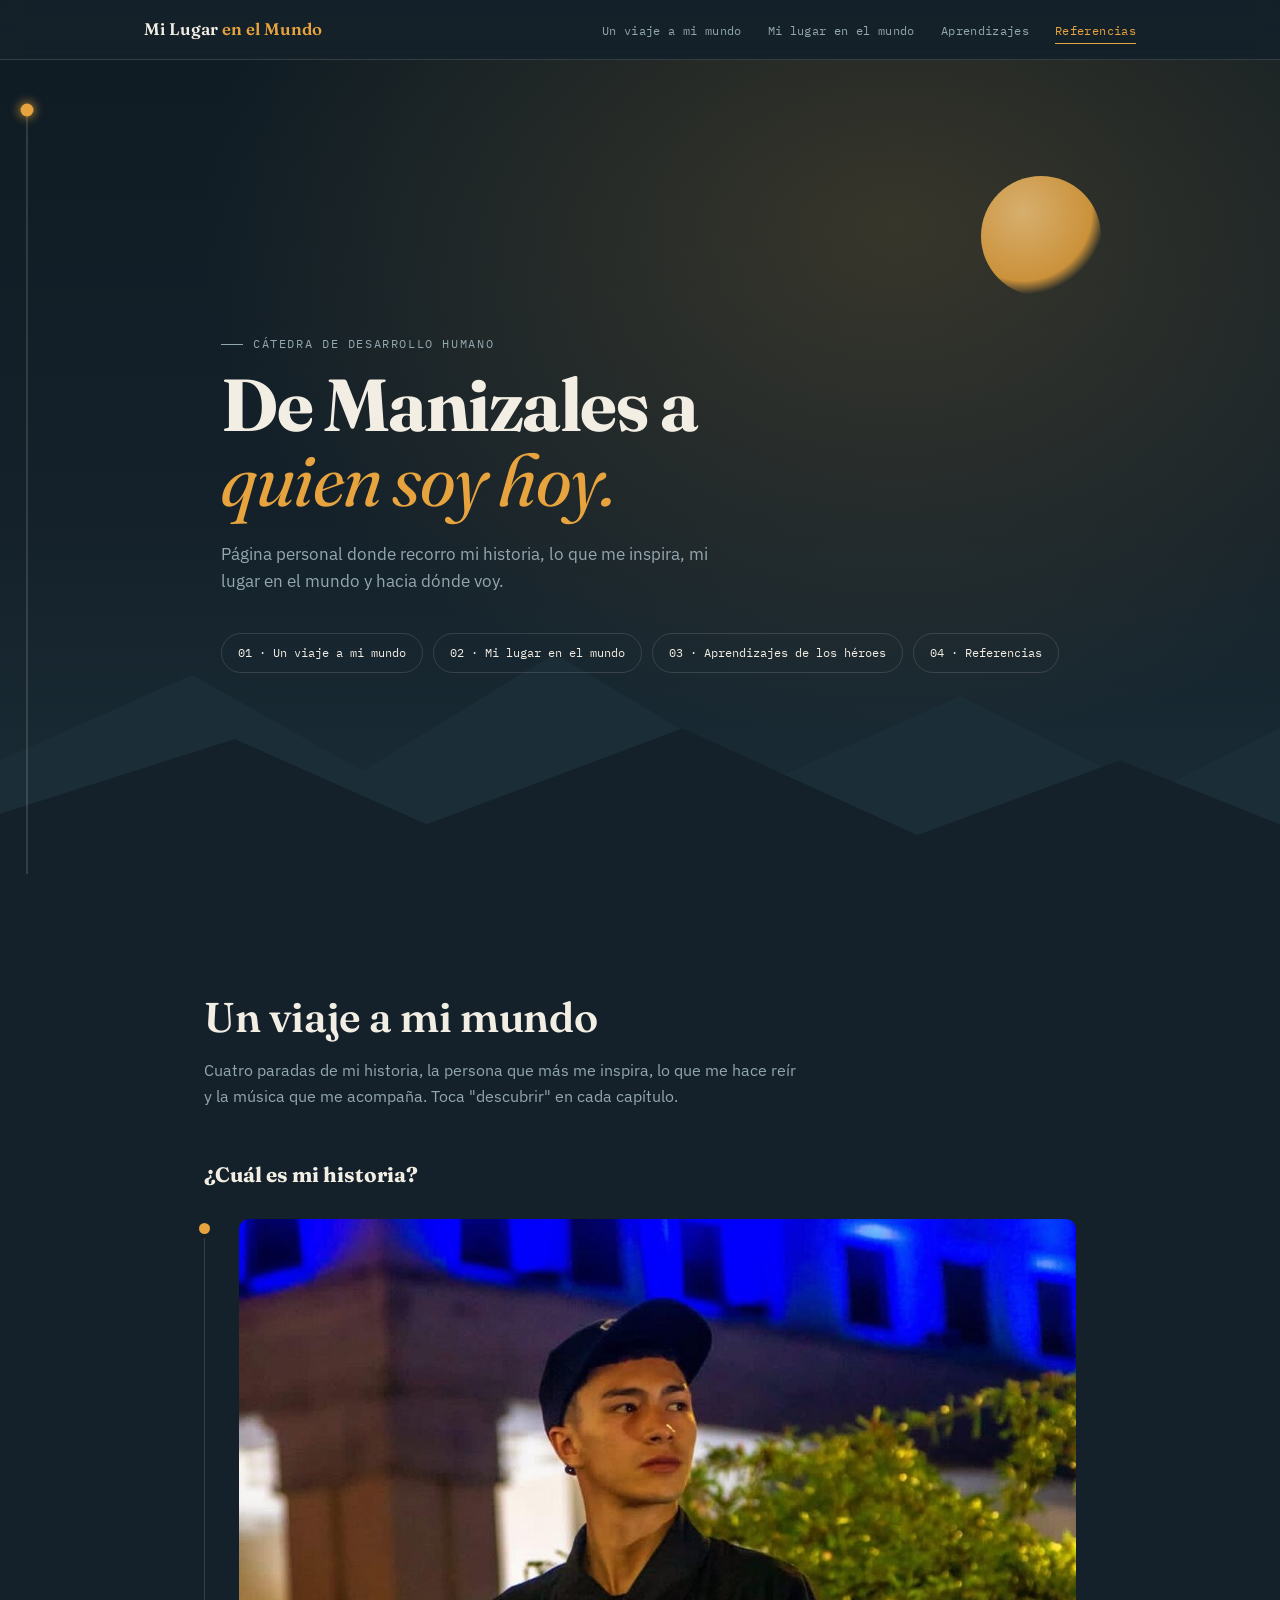
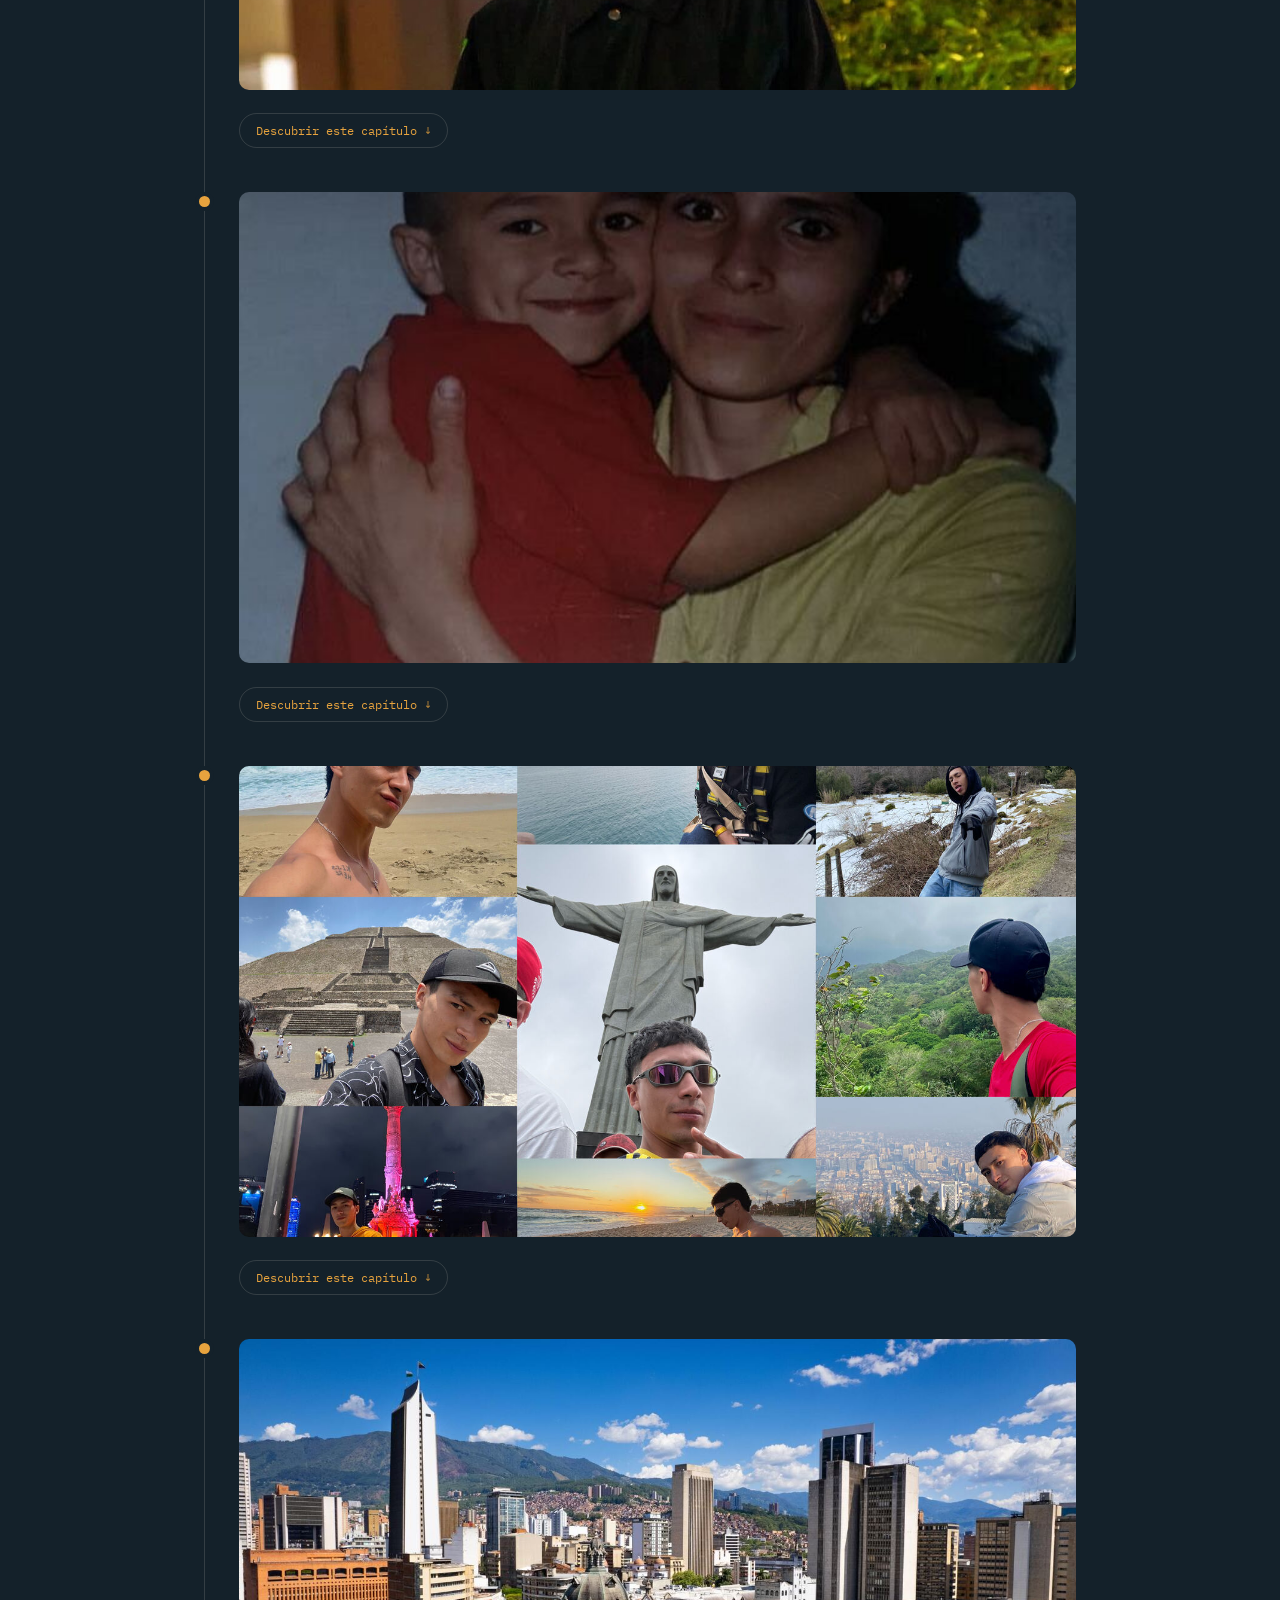
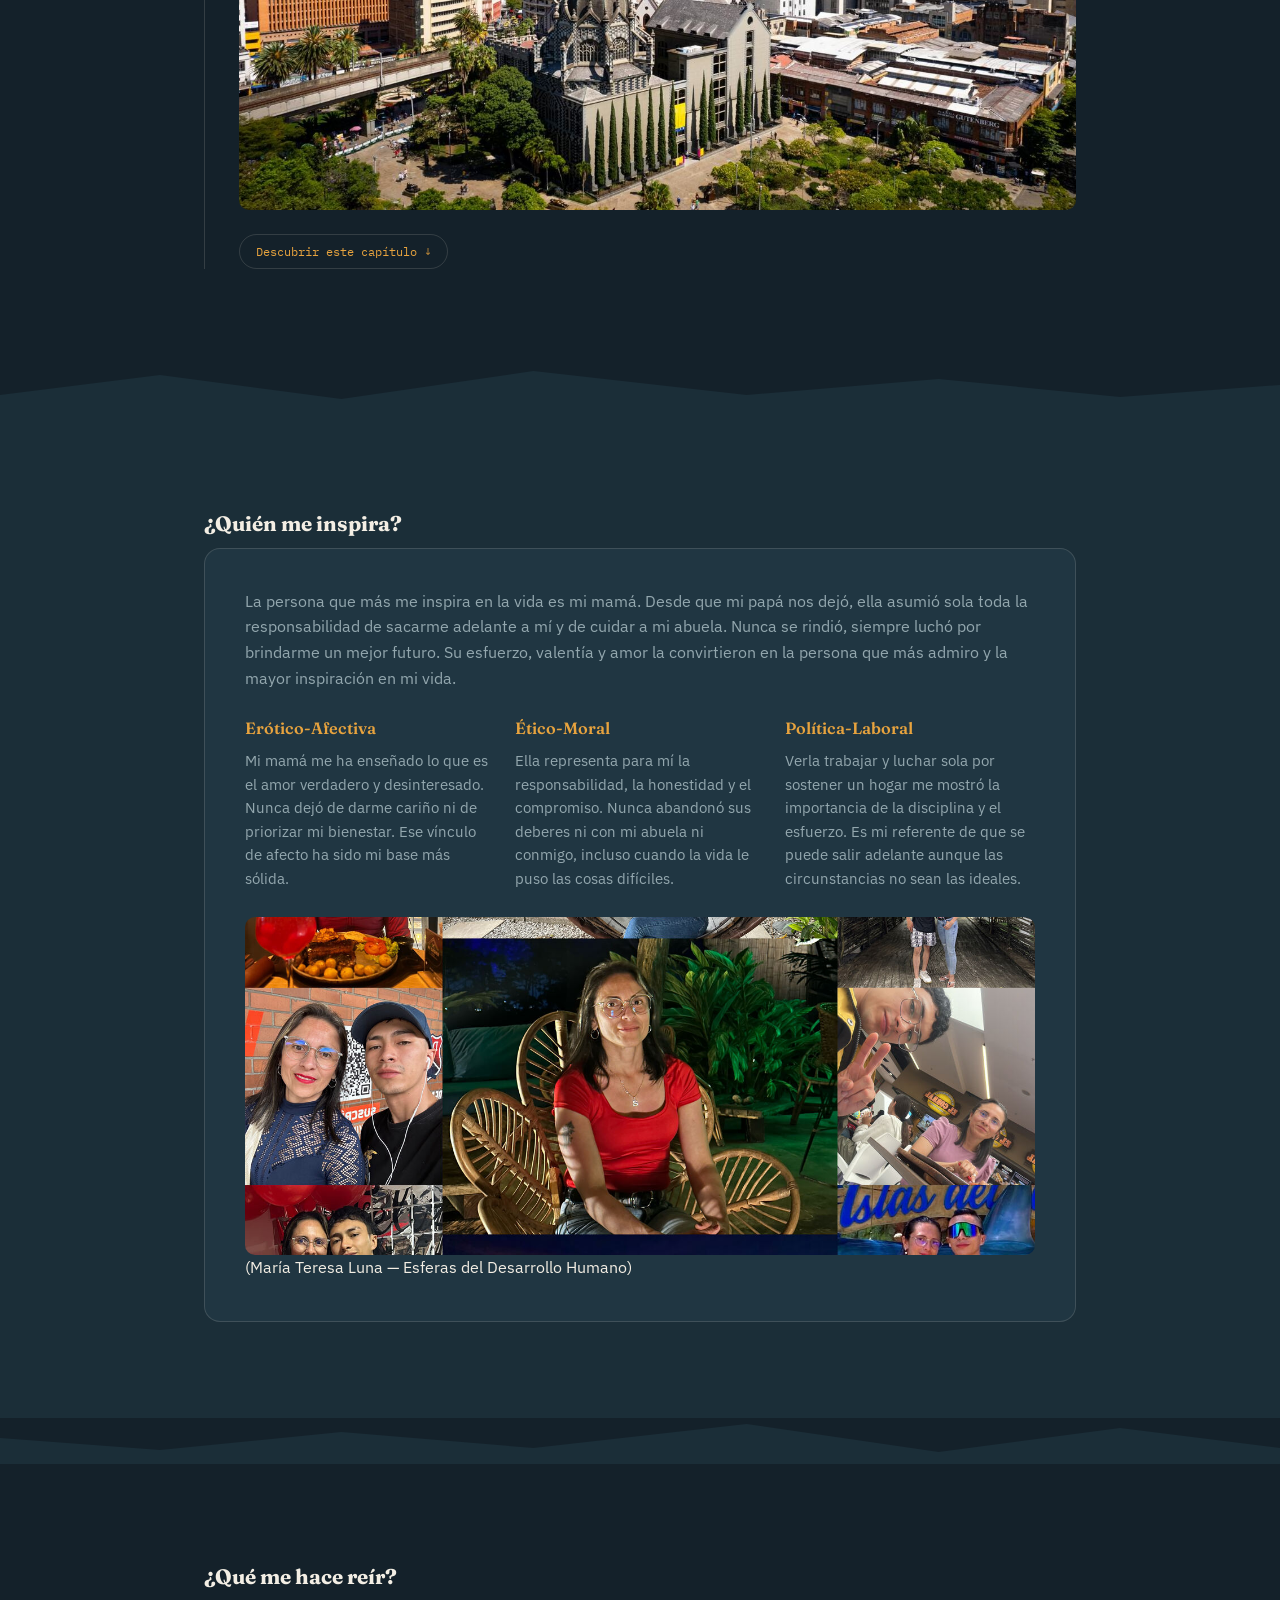
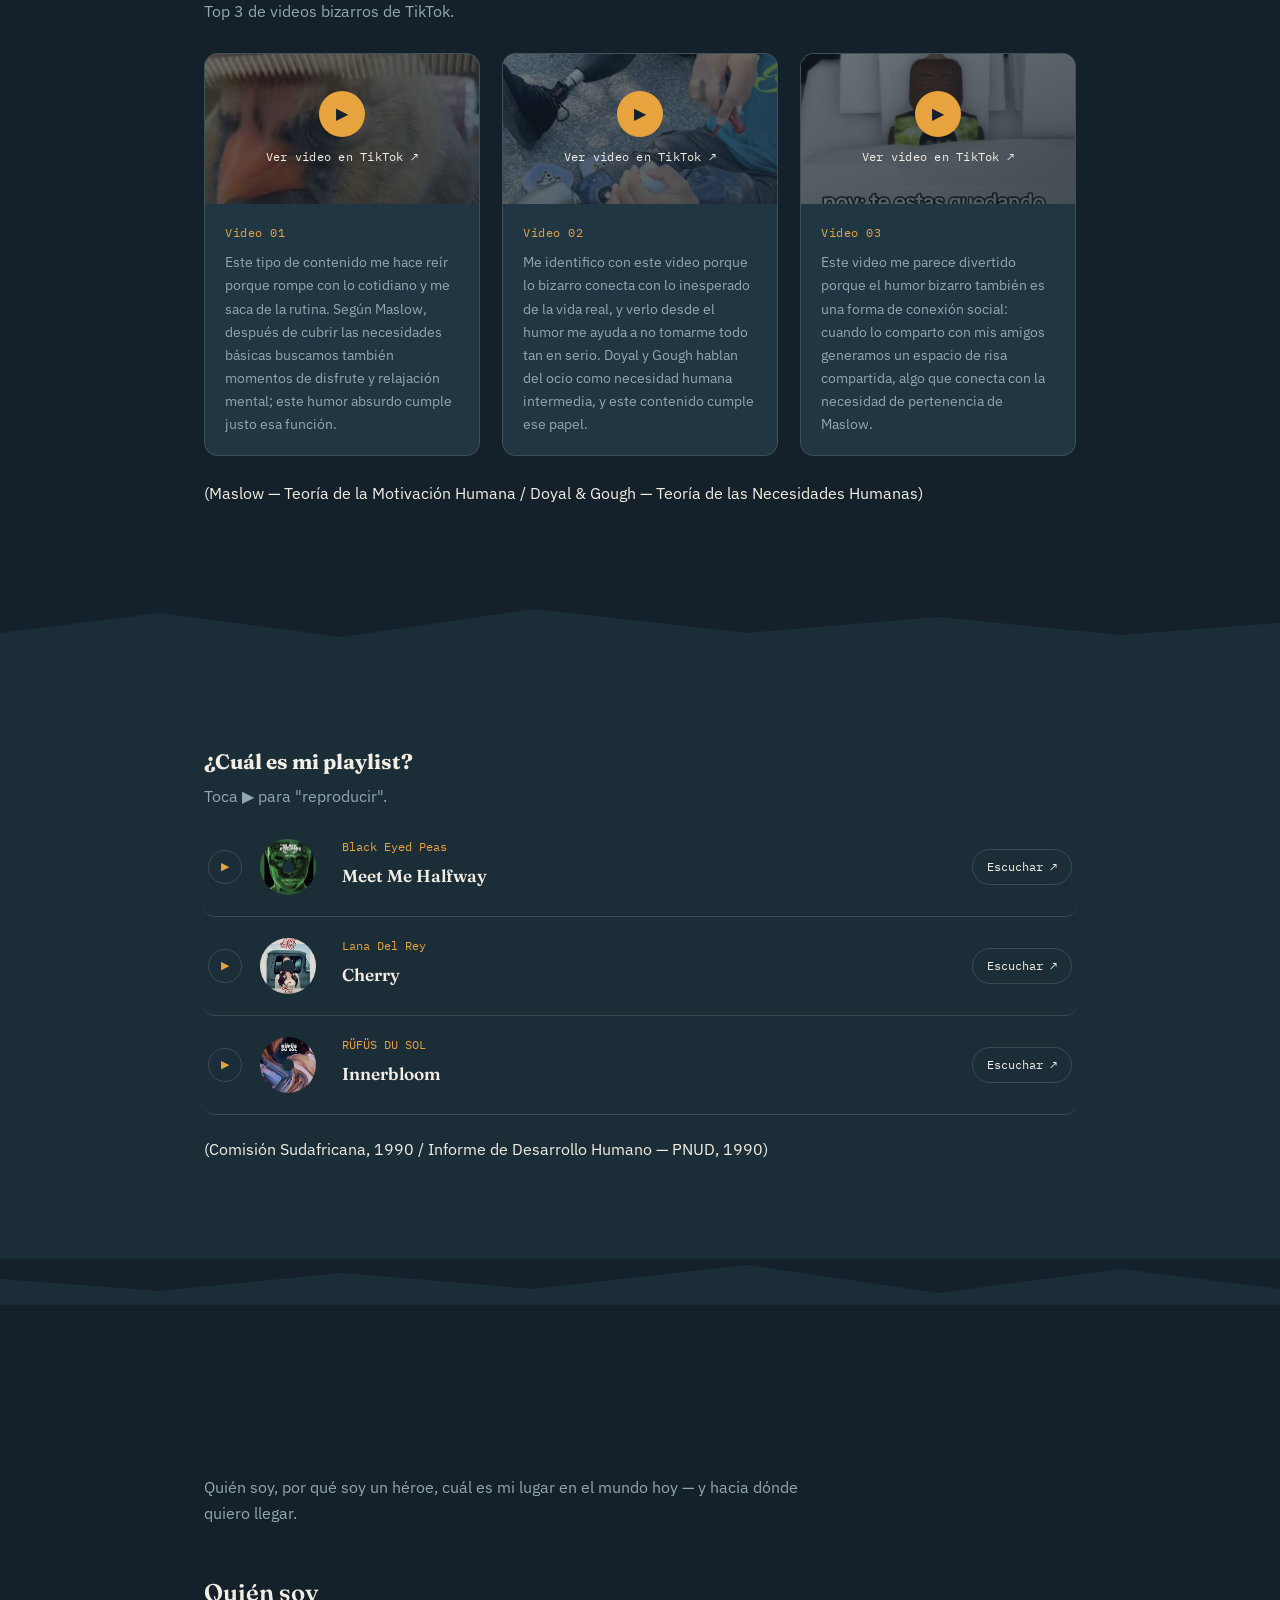
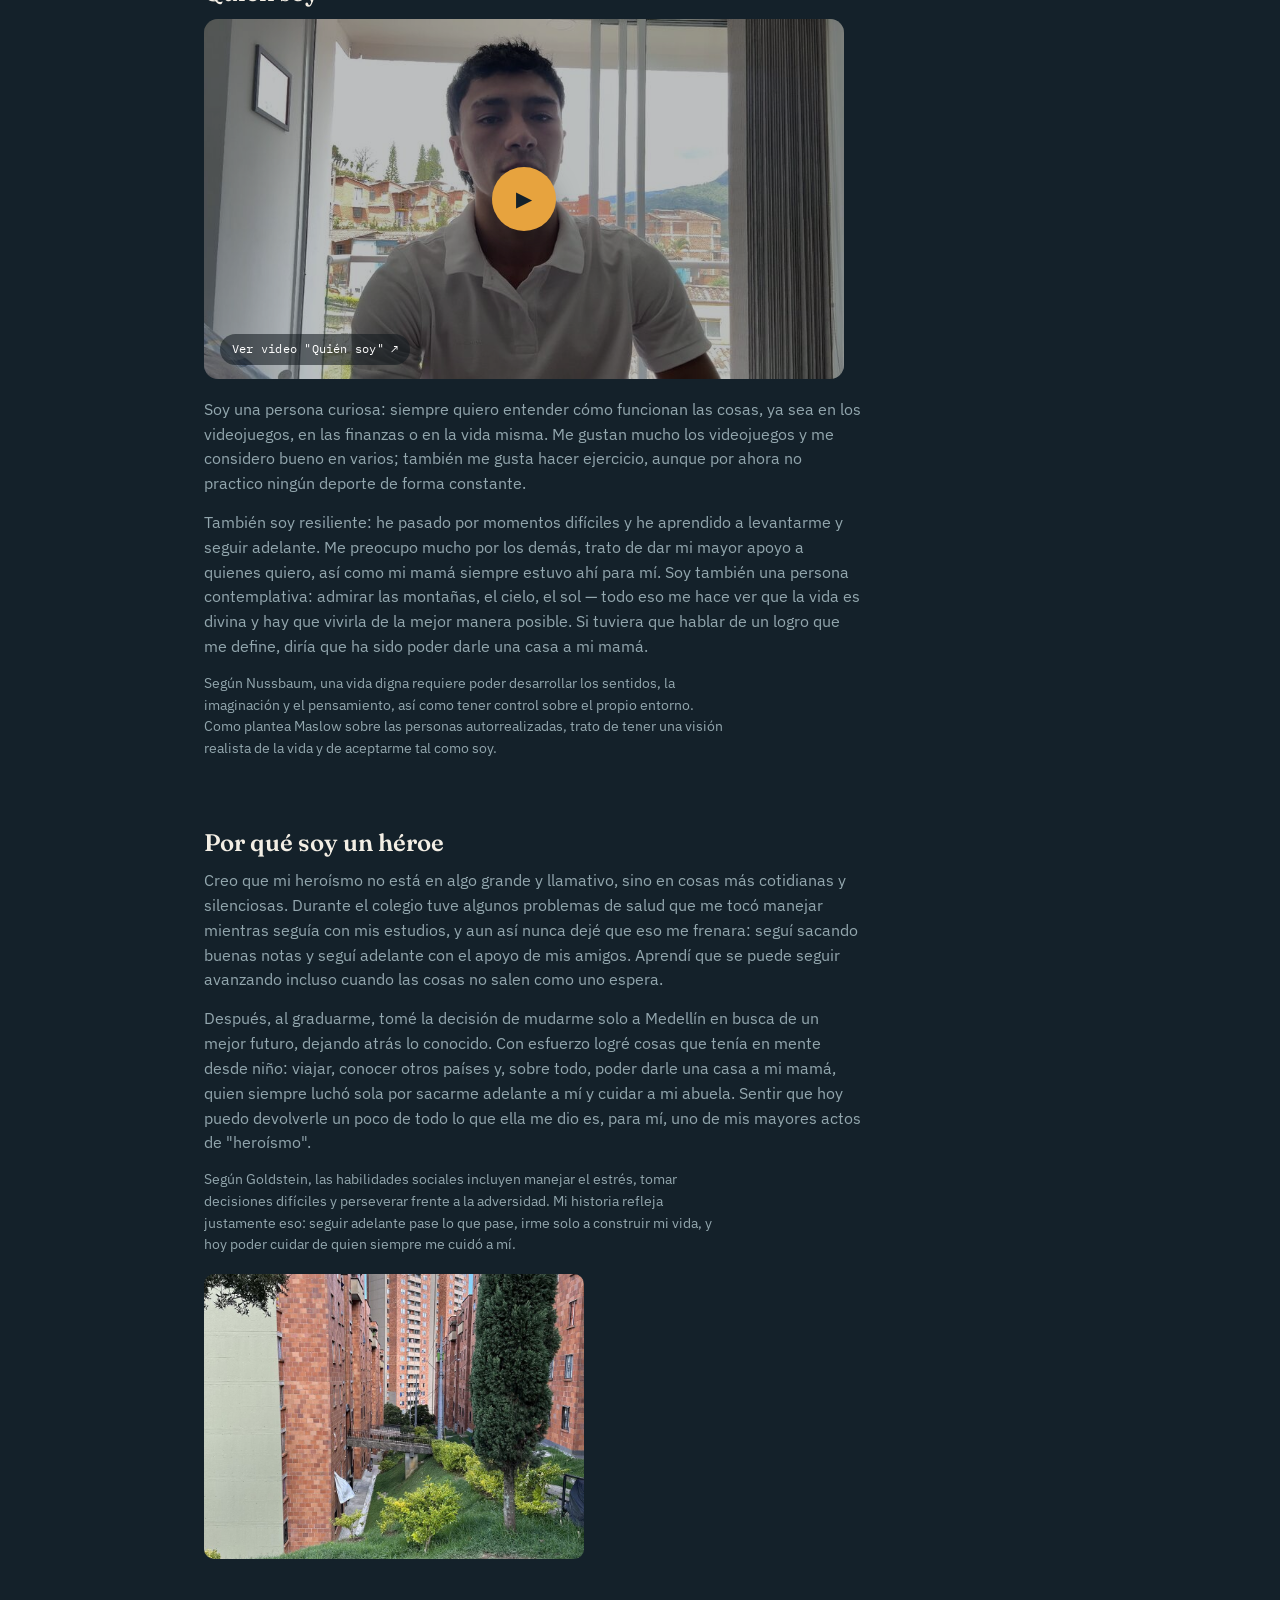
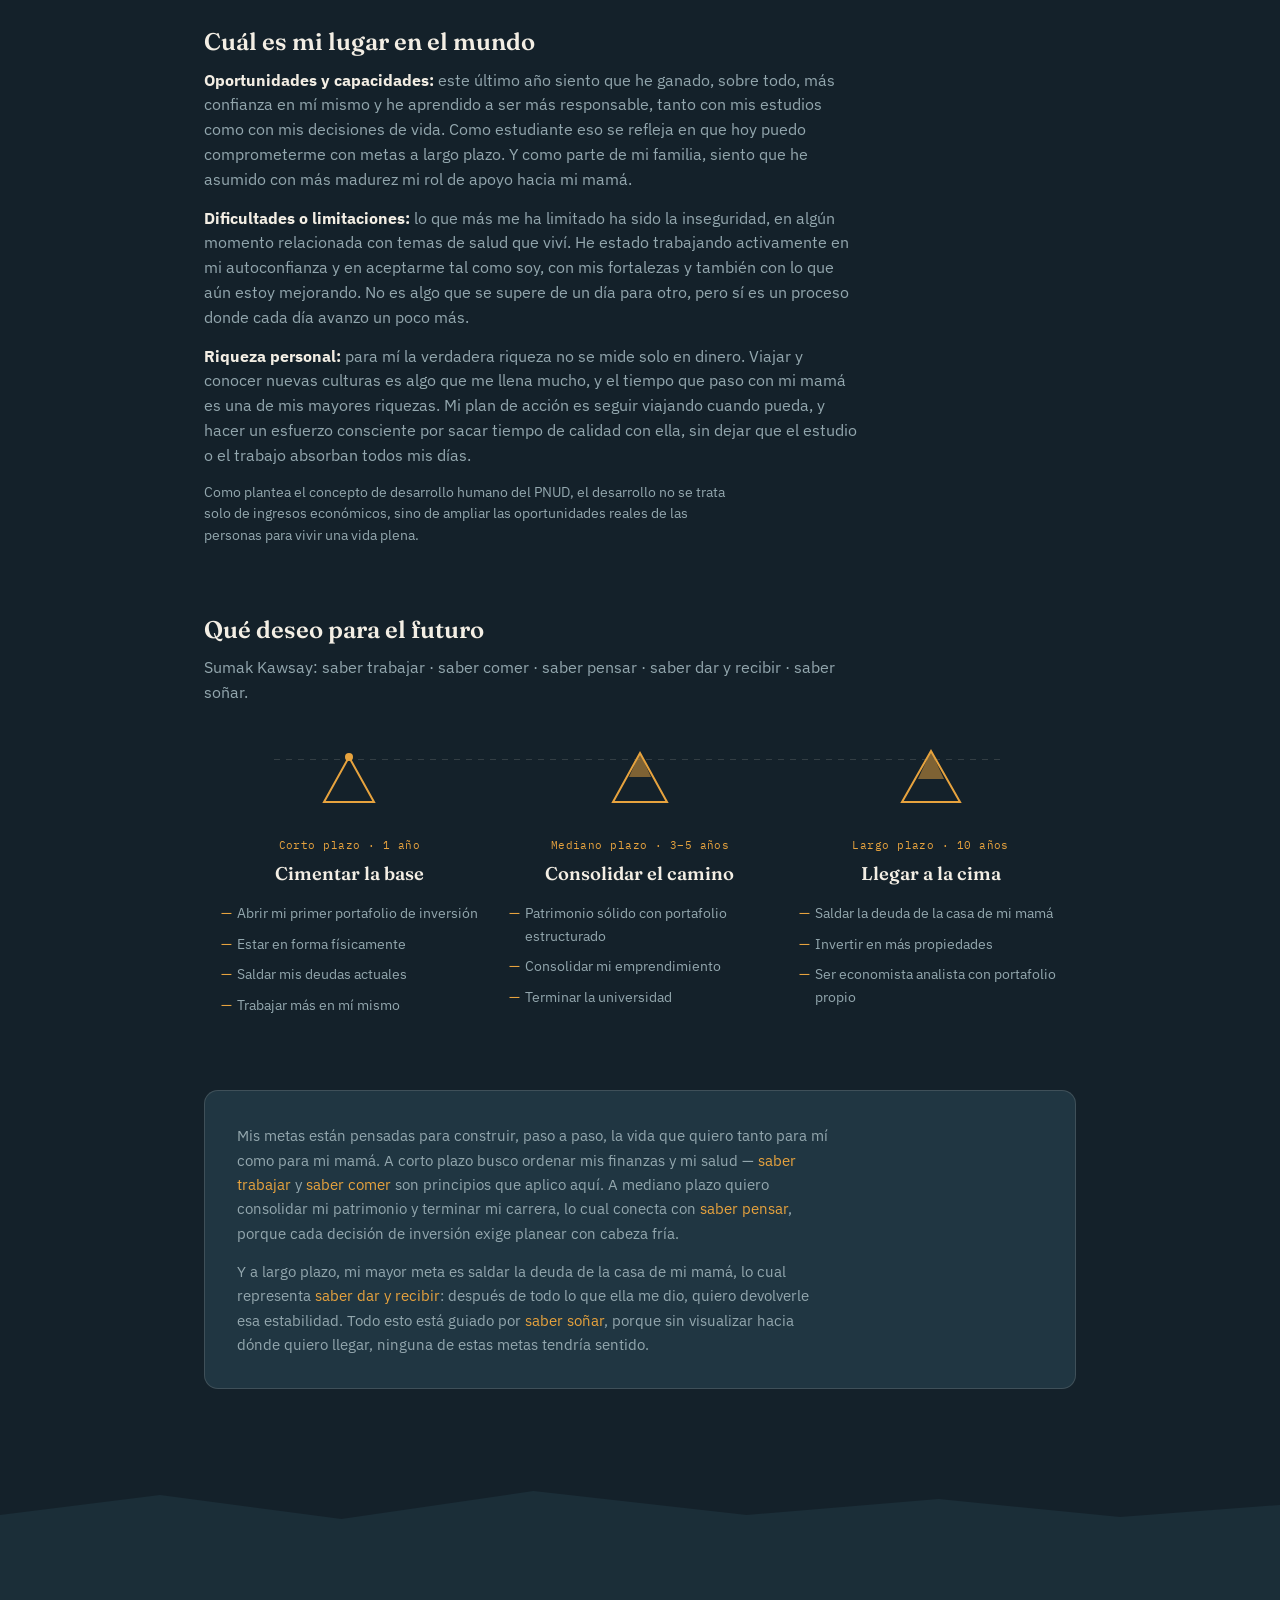
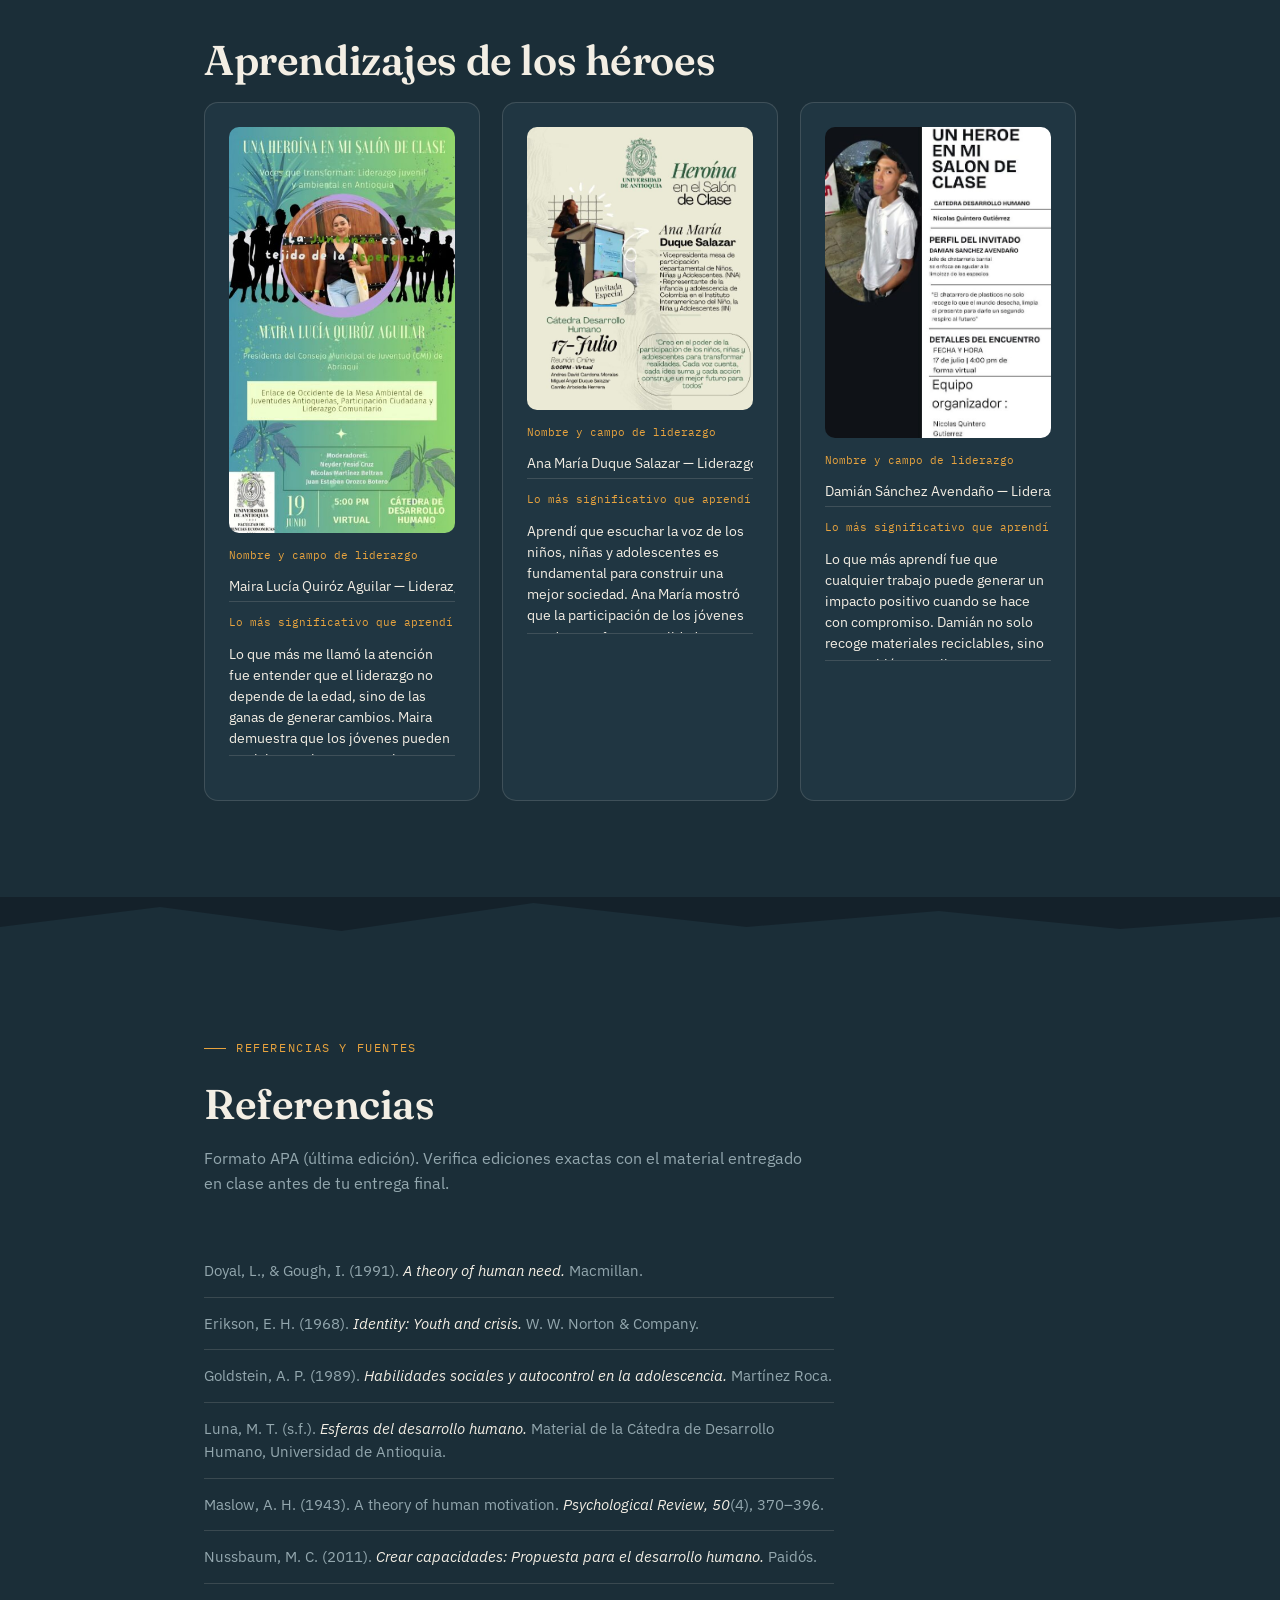
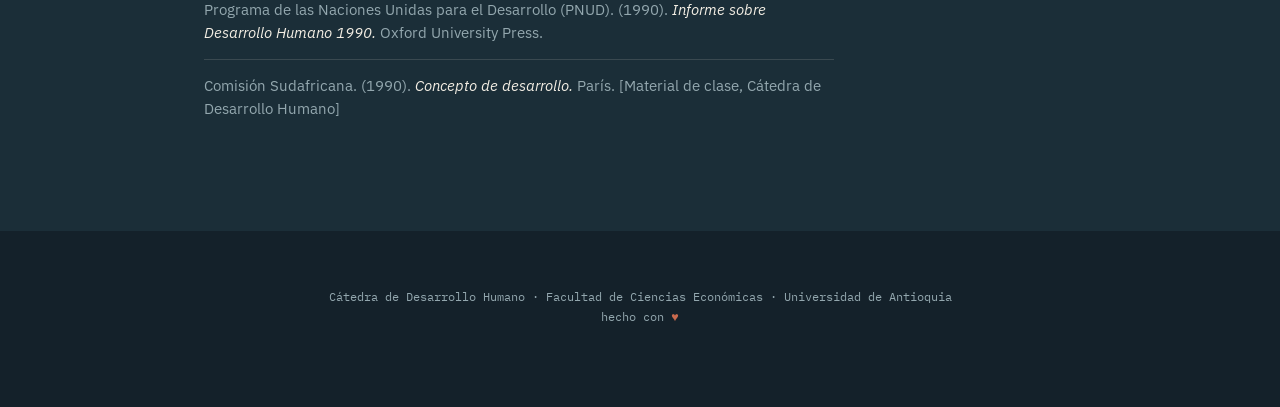
<file: index.html>
<!DOCTYPE html>
<html lang="es">
<head>
<meta charset="UTF-8">
<meta name="viewport" content="width=device-width, initial-scale=1.0">
<title>Mi Lugar en el Mundo — Examen Final, Cátedra de Desarrollo Humano</title>
<link rel="preconnect" href="https://fonts.googleapis.com">
<link href="https://fonts.googleapis.com/css2?family=Fraunces:ital,opsz,wght@0,9..144,300;0,9..144,500;0,9..144,600;0,9..144,700;1,9..144,400&family=IBM+Plex+Sans:wght@400;500;600&family=IBM+Plex+Mono:wght@400;500&display=swap" rel="stylesheet">
<link rel="stylesheet" href="style.css">
</head>
<body>

<div class="cursor-glow" id="cursorGlow"></div>
<div class="trail-progress" aria-hidden="true">
  <div class="trail-progress-track"></div>
  <div class="trail-progress-fill" id="trailFill"></div>
  <div class="trail-progress-marker" id="trailMarker"></div>
</div>

<nav>
  <div class="wrap">
    <div class="brand">Mi Lugar <em>en el Mundo</em></div>
    <ul>
      <li><a href="#viaje" data-nav="viaje">Un viaje a mi mundo</a></li>
      <li><a href="#lugar" data-nav="lugar">Mi lugar en el mundo</a></li>
      <li><a href="#heroes-clase" data-nav="heroes-clase">Aprendizajes</a></li>
      <li><a href="#referencias" data-nav="referencias">Referencias</a></li>
    </ul>
  </div>
</nav>

<!-- ================= HERO ================= -->
<header class="hero" id="heroSection">
  <div class="hero-sky"></div>
  <div class="hero-sun"></div>
  <svg class="hero-mountains" viewBox="0 0 1200 260" preserveAspectRatio="none">
    <polygon class="m1" points="0,260 0,140 180,60 340,150 520,40 720,160 900,80 1080,170 1200,110 1200,260" fill="#1B2E38"/>
    <polygon class="m2" points="0,260 0,190 220,120 400,200 640,110 860,210 1050,140 1200,200 1200,260" fill="#14212A"/>
  </svg>
  <div class="wrap hero-content">
    <span class="eyebrow">Cátedra de Desarrollo Humano</span>
    <h1>De Manizales a<br><em>quien soy hoy.</em></h1>
    <p class="hero-sub">Página personal donde recorro mi historia, lo que me inspira, mi lugar en el mundo y hacia dónde voy.</p>
    <div class="hero-nav">
      <a href="#viaje">01 · Un viaje a mi mundo</a>
      <a href="#lugar">02 · Mi lugar en el mundo</a>
      <a href="#heroes-clase">03 · Aprendizajes de los héroes</a>
      <a href="#referencias">04 · Referencias</a>
    </div>
  </div>
</header>

<!-- ================= PARTE 1: UN VIAJE A MI MUNDO ================= -->
<section id="viaje">
  <div class="wrap">
    <h2 class="section-title reveal">Un viaje a mi mundo</h2>
    <p class="section-lede reveal">Cuatro paradas de mi historia, la persona que más me inspira, lo que me hace reír y la música que me acompaña. Toca "descubrir" en cada capítulo.</p>

    <h3 style="font-family:var(--serif);font-size:1.3rem;margin-bottom:28px;">¿Cuál es mi historia?</h3>
    <div class="life-story">

      <div class="life-item reveal">
        <div class="photo"><img src="img/cap1.jpg" alt="Manizales, infancia" style="width:100%;height:100%;object-fit:cover;border-radius:10px;"></div>
        <button class="life-toggle" aria-expanded="false">Descubrir este capítulo <span class="chev">↓</span></button>
        <div class="life-body"><div><p>Nací y crecí en Manizales. De mi infancia guardo recuerdos muy bonitos: con mis padres éramos muy unidos y siempre cuidaban de mí. Solíamos salir a conocer nuevos lugares fuera de Manizales — mis recuerdos más lindos. A los 10 años mi padre nos dejó, algo duro para mí y mi madre; desde ese momento ella tuvo que asumir toda la responsabilidad de sacarnos adelante. La vi enfrentar dificultades que de niño no entendía, pero que hoy valoro profundamente.</p><span class="stage" style="margin-top:14px;margin-bottom:0;">(Erikson — Infancia · Confianza vs. Desconfianza)</span></div></div>
      </div>

      <div class="life-item reveal">
        <div class="photo"><img src="img/cap2.jpg" alt="Colegio y deporte" style="width:100%;height:100%;object-fit:cover;border-radius:10px;"></div>
        <button class="life-toggle" aria-expanded="false">Descubrir este capítulo <span class="chev">↓</span></button>
        <div class="life-body"><div><p>En el colegio era buen estudiante, solía quedar en primer o segundo puesto del grupo, y durante esa etapa conocí a mi mejor amiga, un vínculo que ha durado hasta hoy. Era fanático del deporte, aunque sufría de constantes sangrados y dolores de cabeza. Mi vida dio un giro inesperado cuando sufrí una parálisis de Bell, con una recaída años después; buena parte de mi adolescencia la pasé entre hospitales y médicos. A pesar de todo, mis amigos siempre me apoyaron y me brindaron su afecto, y eso me hizo sentir bien incluso en los momentos difíciles. Aprendí que podía ser fuerte y seguir destacando.</p><span class="stage" style="margin-top:14px;margin-bottom:0;">(Erikson — Edad Escolar · Industria vs. Inferioridad)</span></div></div>
      </div>

      <div class="life-item reveal">
        <div class="photo"><img src="img/cap3.jpg" alt="Grado y viajes" style="width:100%;height:100%;object-fit:cover;border-radius:10px;"></div>
        <button class="life-toggle" aria-expanded="false">Descubrir este capítulo <span class="chev">↓</span></button>
        <div class="life-body"><div><p>Cuando me gradué del colegio y también recibí mi técnico en mecánica, decidí trabajar con mi tío durante unos años. Fue en esa etapa donde aprendí el valor del trabajo y el sacrificio, y donde definí lo que quería en mi vida: conocer el mundo. De cada país que he conocido me he llevado el recuerdo de lo hermosa que es la vida, no por lo material y los lujos, sino por todo lo que la naturaleza nos brinda en cada lugar del mundo.</p><span class="stage" style="margin-top:14px;margin-bottom:0;">(Erikson — Adolescencia · Identidad vs. Confusión)</span></div></div>
      </div>

      <div class="life-item reveal">
        <div class="photo"><img src="img/cap4.jpg" alt="Medellín" style="width:100%;height:100%;object-fit:cover;border-radius:10px;"></div>
        <button class="life-toggle" aria-expanded="false">Descubrir este capítulo <span class="chev">↓</span></button>
        <div class="life-body"><div><p>En el 2022 tomé la decisión de mudarme a Medellín en busca de un mejor futuro, donde conseguí un gran empleo y pude establecer mi vida en esta ciudad. Desde hace varios años me ha llamado mucho la atención el mercado financiero, los proyectos de inversión y saber sobre economía y trabajar dentro de ella. Después de tantos años, tomé el valor de inscribirme a la Universidad de Antioquia para lograr otro sueño más.</p><span class="stage" style="margin-top:14px;margin-bottom:0;">(Erikson — Juventud · Intimidad vs. Aislamiento)</span></div></div>
      </div>

    </div>
  </div>
</section>

<svg class="ridge" viewBox="0 0 1200 46" preserveAspectRatio="none"><path d="M0,46 L0,30 150,10 320,34 500,6 700,30 880,14 1050,32 1200,20 1200,46 Z"/></svg>

<section class="alt">
  <div class="wrap">
    <h3 style="font-family:var(--serif);font-size:1.3rem;margin-bottom:6px;" class="reveal">¿Quién me inspira?</h3>

    <div class="inspire-card reveal">
      <p>La persona que más me inspira en la vida es mi mamá. Desde que mi papá nos dejó, ella asumió sola toda la responsabilidad de sacarme adelante a mí y de cuidar a mi abuela. Nunca se rindió, siempre luchó por brindarme un mejor futuro. Su esfuerzo, valentía y amor la convirtieron en la persona que más admiro y la mayor inspiración en mi vida.</p>
      <div class="esferas">
        <div class="esfera reveal">
          <h4>Erótico-Afectiva</h4>
          <p>Mi mamá me ha enseñado lo que es el amor verdadero y desinteresado. Nunca dejó de darme cariño ni de priorizar mi bienestar. Ese vínculo de afecto ha sido mi base más sólida.</p>
        </div>
        <div class="esfera reveal">
          <h4>Ético-Moral</h4>
          <p>Ella representa para mí la responsabilidad, la honestidad y el compromiso. Nunca abandonó sus deberes ni con mi abuela ni conmigo, incluso cuando la vida le puso las cosas difíciles.</p>
        </div>
        <div class="esfera reveal">
          <h4>Política-Laboral</h4>
          <p>Verla trabajar y luchar sola por sostener un hogar me mostró la importancia de la disciplina y el esfuerzo. Es mi referente de que se puede salir adelante aunque las circunstancias no sean las ideales.</p>
        </div>
      </div>
      <div style="margin-top:26px;aspect-ratio:21/9;border-radius:10px;overflow:hidden;"><img src="img/mama.jpg" alt="Con mi mamá" style="width:100%;height:100%;object-fit:cover;"></div>
      <span class="stage" style="margin-top:22px;margin-bottom:0;">(María Teresa Luna — Esferas del Desarrollo Humano)</span>
    </div>
  </div>
</section>

<svg class="ridge" viewBox="0 0 1200 46" preserveAspectRatio="none"><path d="M0,46 L0,20 150,32 320,14 500,30 700,6 880,34 1050,10 1200,30 1200,46 Z"/></svg>

<section>
  <div class="wrap">
    <h3 style="font-family:var(--serif);font-size:1.3rem;margin-bottom:6px;" class="reveal">¿Qué me hace reír?</h3>
    <p style="color:var(--text-muted);margin-bottom:28px;max-width:60ch;" class="reveal">Top 3 de videos bizarros de TikTok.</p>
    <div class="grid-3">
      <div class="mini-card reveal">
        <a class="tiktok-card" href="https://vt.tiktok.com/ZSXAbppBN/" target="_blank" rel="noopener" style="background-image:linear-gradient(160deg, rgba(20,33,42,0.55), rgba(20,33,42,0.75)), url('img/heroe9.jpg');background-size:cover;background-position:center;"><span class="play-circle">▶</span><span>Ver video en TikTok ↗</span></a>
        <div class="body">
          <span class="num">Video 01</span>
          <p>Este tipo de contenido me hace reír porque rompe con lo cotidiano y me saca de la rutina. Según Maslow, después de cubrir las necesidades básicas buscamos también momentos de disfrute y relajación mental; este humor absurdo cumple justo esa función.</p>
        </div>
      </div>
      <div class="mini-card reveal">
        <a class="tiktok-card" href="https://vt.tiktok.com/ZSXApNPCs/" target="_blank" rel="noopener" style="background-image:linear-gradient(160deg, rgba(20,33,42,0.55), rgba(20,33,42,0.75)), url('img/tiktok1.jpg');background-size:cover;background-position:center;"><span class="play-circle">▶</span><span>Ver video en TikTok ↗</span></a>
        <div class="body">
          <span class="num">Video 02</span>
          <p>Me identifico con este video porque lo bizarro conecta con lo inesperado de la vida real, y verlo desde el humor me ayuda a no tomarme todo tan en serio. Doyal y Gough hablan del ocio como necesidad humana intermedia, y este contenido cumple ese papel.</p>
        </div>
      </div>
      <div class="mini-card reveal">
        <a class="tiktok-card" href="https://vt.tiktok.com/ZSXAg31p1/" target="_blank" rel="noopener" style="background-image:linear-gradient(160deg, rgba(20,33,42,0.55), rgba(20,33,42,0.75)), url('img/tiktok2.jpg');background-size:cover;background-position:center;"><span class="play-circle">▶</span><span>Ver video en TikTok ↗</span></a>
        <div class="body">
          <span class="num">Video 03</span>
          <p>Este video me parece divertido porque el humor bizarro también es una forma de conexión social: cuando lo comparto con mis amigos generamos un espacio de risa compartida, algo que conecta con la necesidad de pertenencia de Maslow.</p>
        </div>
      </div>
    </div>
    <span class="stage" style="margin-top:26px;margin-bottom:0;display:block;">(Maslow — Teoría de la Motivación Humana / Doyal &amp; Gough — Teoría de las Necesidades Humanas)</span>
  </div>
</section>

<svg class="ridge" viewBox="0 0 1200 46" preserveAspectRatio="none"><path d="M0,46 L0,30 150,10 320,34 500,6 700,30 880,14 1050,32 1200,20 1200,46 Z"/></svg>

<section class="alt">
  <div class="wrap">
    <h3 style="font-family:var(--serif);font-size:1.3rem;margin-bottom:6px;" class="reveal">¿Cuál es mi playlist?</h3>
    <p style="color:var(--text-muted);margin-bottom:8px;max-width:60ch;" class="reveal">Toca ▶ para "reproducir".</p>

    <div class="track reveal" data-track>
      <button class="play-btn" aria-label="Reproducir">▶</button>
      <div class="disc" style="background-image:url('img/tiktok3.jpg');background-size:cover;background-position:center;"></div>
      <div>
        <span class="artist">Black Eyed Peas</span>
        <div class="title">Meet Me Halfway</div>
        <p class="note"><span>Esta canción simplemente me hace mover, cuando suena me olvido de todo por un rato, no importa dónde esté. Creo que eso también es parte del desarrollo humano: no todo es trabajar y cumplir metas, uno también necesita esos espacios donde se desconecta y disfruta.</span></p>
      </div>
      <a class="listen" href="https://www.youtube.com/watch?v=I7HahVwYpwo" target="_blank" rel="noopener" onclick="event.stopPropagation()">Escuchar ↗</a>
    </div>

    <div class="track reveal" data-track>
      <button class="play-btn" aria-label="Reproducir">▶</button>
      <div class="disc" style="background-image:url('img/cover_bep.jpg');background-size:cover;background-position:center;"></div>
      <div>
        <span class="artist">Lana Del Rey</span>
        <div class="title">Cherry</div>
        <p class="note"><span>La escucho desde que me independicé a los 18 años, y me trae de vuelta todos los recuerdos de esa época. Ahí empecé a tomar mis propias decisiones y a construir mi vida por mi cuenta, justo de lo que habla el desarrollo humano: la libertad de decidir tu propio camino.</span></p>
      </div>
      <a class="listen" href="https://www.youtube.com/watch?v=-yuBpUrvpLQ" target="_blank" rel="noopener" onclick="event.stopPropagation()">Escuchar ↗</a>
    </div>

    <div class="track reveal" data-track>
      <button class="play-btn" aria-label="Reproducir">▶</button>
      <div class="disc" style="background-image:url('img/cover_lana.jpg');background-size:cover;background-position:center;"></div>
      <div>
        <span class="artist">RÜFÜS DU SOL</span>
        <div class="title">Innerbloom</div>
        <p class="note"><span>La he escuchado casi toda mi vida y para mí es mi momento de paz, la que pongo cuando necesito pensar o estar tranquilo. El bienestar no es solo tener cosas o cumplir logros, también es tener esos espacios internos de calma.</span></p>
      </div>
      <a class="listen" href="https://www.youtube.com/watch?v=Tx9zMFodNtA" target="_blank" rel="noopener" onclick="event.stopPropagation()">Escuchar ↗</a>
    </div>
    <span class="stage" style="margin-top:22px;margin-bottom:0;display:block;">(Comisión Sudafricana, 1990 / Informe de Desarrollo Humano — PNUD, 1990)</span>
  </div>
</section>

<svg class="ridge" viewBox="0 0 1200 46" preserveAspectRatio="none"><path d="M0,46 L0,20 150,32 320,14 500,30 700,6 880,34 1050,10 1200,30 1200,46 Z"/></svg>

<!-- ================= PARTE 2: MI LUGAR EN EL MUNDO ================= -->
<section id="lugar">
  <div class="wrap">
    <h2 class="section-title reveal">Mi lugar en el mundo</h2>
    <p class="section-lede reveal">Quién soy, por qué soy un héroe, cuál es mi lugar en el mundo hoy — y hacia dónde quiero llegar.</p>

    <div class="block reveal">
      <h3>Quién soy</h3>
      <a class="video-cover" href="https://www.youtube.com/watch?v=5f9mKr6Neaw" target="_blank" rel="noopener" style="background-image:url('img/cover_rufus.jpg');">
        <div class="vc-overlay"><div class="vc-play">▶</div></div>
        <span class="vc-label">Ver video "Quién soy" ↗</span>
      </a>
      <p>Soy una persona curiosa: siempre quiero entender cómo funcionan las cosas, ya sea en los videojuegos, en las finanzas o en la vida misma. Me gustan mucho los videojuegos y me considero bueno en varios; también me gusta hacer ejercicio, aunque por ahora no practico ningún deporte de forma constante.</p>
      <p>También soy resiliente: he pasado por momentos difíciles y he aprendido a levantarme y seguir adelante. Me preocupo mucho por los demás, trato de dar mi mayor apoyo a quienes quiero, así como mi mamá siempre estuvo ahí para mí. Soy también una persona contemplativa: admirar las montañas, el cielo, el sol — todo eso me hace ver que la vida es divina y hay que vivirla de la mejor manera posible. Si tuviera que hablar de un logro que me define, diría que ha sido poder darle una casa a mi mamá.</p>
      <p style="font-size:0.85rem;">Según Nussbaum, una vida digna requiere poder desarrollar los sentidos, la imaginación y el pensamiento, así como tener control sobre el propio entorno. Como plantea Maslow sobre las personas autorrealizadas, trato de tener una visión realista de la vida y de aceptarme tal como soy.</p>
    </div>

    <div class="block reveal">
      <h3>Por qué soy un héroe</h3>
      <p>Creo que mi heroísmo no está en algo grande y llamativo, sino en cosas más cotidianas y silenciosas. Durante el colegio tuve algunos problemas de salud que me tocó manejar mientras seguía con mis estudios, y aun así nunca dejé que eso me frenara: seguí sacando buenas notas y seguí adelante con el apoyo de mis amigos. Aprendí que se puede seguir avanzando incluso cuando las cosas no salen como uno espera.</p>
      <p>Después, al graduarme, tomé la decisión de mudarme solo a Medellín en busca de un mejor futuro, dejando atrás lo conocido. Con esfuerzo logré cosas que tenía en mente desde niño: viajar, conocer otros países y, sobre todo, poder darle una casa a mi mamá, quien siempre luchó sola por sacarme adelante a mí y cuidar a mi abuela. Sentir que hoy puedo devolverle un poco de todo lo que ella me dio es, para mí, uno de mis mayores actos de "heroísmo".</p>
      <p style="font-size:0.85rem;">Según Goldstein, las habilidades sociales incluyen manejar el estrés, tomar decisiones difíciles y perseverar frente a la adversidad. Mi historia refleja justamente eso: seguir adelante pase lo que pase, irme solo a construir mi vida, y hoy poder cuidar de quien siempre me cuidó a mí.</p>
      <div class="grid-3" style="margin-top:18px;">
        <div class="reveal" style="aspect-ratio:4/3;max-width:380px;border-radius:10px;overflow:hidden;"><img src="img/heroe_maira.jpg" alt="Logro personal" style="width:100%;height:100%;object-fit:cover;"></div>
      </div>
    </div>

    <div class="block reveal">
      <h3>Cuál es mi lugar en el mundo</h3>
      <p><strong style="color:var(--text);">Oportunidades y capacidades:</strong> este último año siento que he ganado, sobre todo, más confianza en mí mismo y he aprendido a ser más responsable, tanto con mis estudios como con mis decisiones de vida. Como estudiante eso se refleja en que hoy puedo comprometerme con metas a largo plazo. Y como parte de mi familia, siento que he asumido con más madurez mi rol de apoyo hacia mi mamá.</p>
      <p><strong style="color:var(--text);">Dificultades o limitaciones:</strong> lo que más me ha limitado ha sido la inseguridad, en algún momento relacionada con temas de salud que viví. He estado trabajando activamente en mi autoconfianza y en aceptarme tal como soy, con mis fortalezas y también con lo que aún estoy mejorando. No es algo que se supere de un día para otro, pero sí es un proceso donde cada día avanzo un poco más.</p>
      <p><strong style="color:var(--text);">Riqueza personal:</strong> para mí la verdadera riqueza no se mide solo en dinero. Viajar y conocer nuevas culturas es algo que me llena mucho, y el tiempo que paso con mi mamá es una de mis mayores riquezas. Mi plan de acción es seguir viajando cuando pueda, y hacer un esfuerzo consciente por sacar tiempo de calidad con ella, sin dejar que el estudio o el trabajo absorban todos mis días.</p>
      <p style="font-size:0.85rem;">Como plantea el concepto de desarrollo humano del PNUD, el desarrollo no se trata solo de ingresos económicos, sino de ampliar las oportunidades reales de las personas para vivir una vida plena.</p>
    </div>

    <div class="block reveal">
      <h3>Qué deseo para el futuro</h3>
      <p>Sumak Kawsay: saber trabajar · saber comer · saber pensar · saber dar y recibir · saber soñar.</p>

      <div class="trail">
        <div class="peak reveal">
          <div class="marker">
            <svg viewBox="0 0 70 70"><polygon points="35,10 60,55 10,55" fill="none" stroke="#E7A33E" stroke-width="2"/><circle cx="35" cy="10" r="4" fill="#E7A33E"/></svg>
          </div>
          <span class="term">Corto plazo · 1 año</span>
          <h4>Cimentar la base</h4>
          <ul>
            <li>Abrir mi primer portafolio de inversión</li>
            <li>Estar en forma físicamente</li>
            <li>Saldar mis deudas actuales</li>
            <li>Trabajar más en mí mismo</li>
          </ul>
        </div>
        <div class="peak reveal">
          <div class="marker">
            <svg viewBox="0 0 70 70"><polygon points="35,6 62,55 8,55" fill="none" stroke="#E7A33E" stroke-width="2"/><polygon class="fill-poly" points="35,6 46,30 24,30" fill="#E7A33E"/></svg>
          </div>
          <span class="term">Mediano plazo · 3–5 años</span>
          <h4>Consolidar el camino</h4>
          <ul>
            <li>Patrimonio sólido con portafolio estructurado</li>
            <li>Consolidar mi emprendimiento</li>
            <li>Terminar la universidad</li>
          </ul>
        </div>
        <div class="peak reveal">
          <div class="marker">
            <svg viewBox="0 0 70 70"><polygon points="35,4 64,55 6,55" fill="none" stroke="#E7A33E" stroke-width="2"/><polygon class="fill-poly" points="35,4 48,32 22,32" fill="#E7A33E"/></svg>
          </div>
          <span class="term">Largo plazo · 10 años</span>
          <h4>Llegar a la cima</h4>
          <ul>
            <li>Saldar la deuda de la casa de mi mamá</li>
            <li>Invertir en más propiedades</li>
            <li>Ser economista analista con portafolio propio</li>
          </ul>
        </div>
      </div>

      <div class="sumak reveal">
        <p>Mis metas están pensadas para construir, paso a paso, la vida que quiero tanto para mí como para mi mamá. A corto plazo busco ordenar mis finanzas y mi salud — <em style="color:var(--gold);font-style:normal;">saber trabajar</em> y <em style="color:var(--gold);font-style:normal;">saber comer</em> son principios que aplico aquí. A mediano plazo quiero consolidar mi patrimonio y terminar mi carrera, lo cual conecta con <em style="color:var(--gold);font-style:normal;">saber pensar</em>, porque cada decisión de inversión exige planear con cabeza fría.</p>
        <p style="margin-bottom:0;">Y a largo plazo, mi mayor meta es saldar la deuda de la casa de mi mamá, lo cual representa <em style="color:var(--gold);font-style:normal;">saber dar y recibir</em>: después de todo lo que ella me dio, quiero devolverle esa estabilidad. Todo esto está guiado por <em style="color:var(--gold);font-style:normal;">saber soñar</em>, porque sin visualizar hacia dónde quiero llegar, ninguna de estas metas tendría sentido.</p>
      </div>
    </div>
  </div>
</section>

<svg class="ridge" viewBox="0 0 1200 46" preserveAspectRatio="none"><path d="M0,46 L0,30 150,10 320,34 500,6 700,30 880,14 1050,32 1200,20 1200,46 Z"/></svg>

<!-- ================= PARTE 3: APRENDIZAJES DE LOS HÉROES ================= -->
<section id="heroes-clase" class="alt">
  <div class="wrap">
    <h2 class="section-title reveal">Aprendizajes de los héroes</h2>
    <div class="grid-3">
      <div class="hero-slot reveal">
        <div style="border-radius:10px;overflow:hidden;margin-bottom:14px;"><img src="img/heroe_ana.jpg" alt="Maira Lucía Quiróz Aguilar" style="width:100%;display:block;object-fit:cover;"></div>
        <label>Nombre y campo de liderazgo</label>
        <input type="text" value="Maira Lucía Quiróz Aguilar — Liderazgo juvenil, ambiental y participación ciudadana" readonly>
        <label>Lo más significativo que aprendí</label>
        <textarea rows="5" readonly>Lo que más me llamó la atención fue entender que el liderazgo no depende de la edad, sino de las ganas de generar cambios. Maira demuestra que los jóvenes pueden participar activamente en la toma de decisiones de sus municipios y trabajar por el cuidado del medio ambiente. Me dejó la idea de que cada persona puede aportar a su comunidad desde el lugar en el que está.</textarea>
      </div>
      <div class="hero-slot reveal">
        <div style="border-radius:10px;overflow:hidden;margin-bottom:14px;"><img src="img/heroe_damian.jpg" alt="Ana María Duque Salazar" style="width:100%;display:block;object-fit:cover;"></div>
        <label>Nombre y campo de liderazgo</label>
        <input type="text" value="Ana María Duque Salazar — Liderazgo en participación infantil y juvenil, representación de niños, niñas y adolescentes" readonly>
        <label>Lo más significativo que aprendí</label>
        <textarea rows="5" readonly>Aprendí que escuchar la voz de los niños, niñas y adolescentes es fundamental para construir una mejor sociedad. Ana María mostró que la participación de los jóvenes puede transformar realidades y que cada idea o propuesta tiene valor cuando se trabaja por el bienestar de la comunidad. Me inspiró a creer más en el impacto que pueden tener los espacios de participación.</textarea>
      </div>
      <div class="hero-slot reveal">
        <div style="border-radius:10px;overflow:hidden;margin-bottom:14px;"><img src="img/video_cover.jpg" alt="Damián Sánchez Avendaño" style="width:100%;display:block;object-fit:cover;"></div>
        <label>Nombre y campo de liderazgo</label>
        <input type="text" value="Damián Sánchez Avendaño — Liderazgo comunitario y ambiental" readonly>
        <label>Lo más significativo que aprendí</label>
        <textarea rows="5" readonly>Lo que más aprendí fue que cualquier trabajo puede generar un impacto positivo cuando se hace con compromiso. Damián no solo recoge materiales reciclables, sino que también contribuye a mantener limpios los espacios y promueve el cuidado del medio ambiente. Me hizo reflexionar sobre la importancia de valorar este tipo de labores y de aportar, desde nuestras acciones diarias, al bienestar de la comunidad.</textarea>
      </div>
    </div>
  </div>
</section>

<svg class="ridge" viewBox="0 0 1200 46" preserveAspectRatio="none"><path d="M0,46 L0,30 150,10 320,34 500,6 700,30 880,14 1050,32 1200,20 1200,46 Z"/></svg>

<!-- ================= REFERENCIAS ================= -->
<section id="referencias" class="alt">
  <div class="wrap">
    <span class="eyebrow reveal">Referencias y Fuentes</span>
    <h2 class="section-title reveal">Referencias</h2>
    <p class="section-lede reveal">Formato APA (última edición). Verifica ediciones exactas con el material entregado en clase antes de tu entrega final.</p>
    <ul class="refs">
      <li class="reveal">Doyal, L., &amp; Gough, I. (1991). <em>A theory of human need.</em> Macmillan.</li>
      <li class="reveal">Erikson, E. H. (1968). <em>Identity: Youth and crisis.</em> W. W. Norton &amp; Company.</li>
      <li class="reveal">Goldstein, A. P. (1989). <em>Habilidades sociales y autocontrol en la adolescencia.</em> Martínez Roca.</li>
      <li class="reveal">Luna, M. T. (s.f.). <em>Esferas del desarrollo humano.</em> Material de la Cátedra de Desarrollo Humano, Universidad de Antioquia.</li>
      <li class="reveal">Maslow, A. H. (1943). A theory of human motivation. <em>Psychological Review, 50</em>(4), 370–396.</li>
      <li class="reveal">Nussbaum, M. C. (2011). <em>Crear capacidades: Propuesta para el desarrollo humano.</em> Paidós.</li>
      <li class="reveal">Programa de las Naciones Unidas para el Desarrollo (PNUD). (1990). <em>Informe sobre Desarrollo Humano 1990.</em> Oxford University Press.</li>
      <li class="reveal">Comisión Sudafricana. (1990). <em>Concepto de desarrollo.</em> París. [Material de clase, Cátedra de Desarrollo Humano]</li>
    </ul>
  </div>
</section>

<footer>
  Cátedra de Desarrollo Humano · Facultad de Ciencias Económicas · Universidad de Antioquia<br>
  hecho con <span class="heart">♥</span>
</footer>

<script src="script.js"></script>

</body>
</html>
</file>
<file: style.css>
:root{
    --bg:#14212A;
    --bg-alt:#1B2E38;
    --bg-card:#203642;
    --gold:#E7A33E;
    --clay:#C96A4E;
    --text:#F3EEE4;
    --text-muted:#93A7AE;
    --line:rgba(243,238,228,0.14);
    --serif:'Fraunces', serif;
    --sans:'IBM Plex Sans', sans-serif;
    --mono:'IBM Plex Mono', monospace;
  }
  *{margin:0;padding:0;box-sizing:border-box;}
  html{scroll-behavior:smooth;}
  body{
    background:var(--bg);
    color:var(--text);
    font-family:var(--sans);
    line-height:1.6;
    -webkit-font-smoothing:antialiased;
    overflow-x:hidden;
  }
  ::selection{background:var(--gold);color:var(--bg);}

  /* ---------- cursor glow ---------- */
  .cursor-glow{
    position:fixed;top:0;left:0;width:380px;height:380px;border-radius:50%;
    background:radial-gradient(circle, rgba(231,163,62,0.10), transparent 68%);
    pointer-events:none;z-index:1;will-change:transform;opacity:0;
    transition:opacity .4s ease;
  }
  .cursor-glow.show{opacity:1;}

  /* ---------- trail progress (left edge, desktop) ---------- */
  .trail-progress{
    position:fixed;left:26px;top:110px;bottom:26px;width:2px;
    z-index:40;display:block;
  }
  .trail-progress-track{position:absolute;inset:0;background:var(--line);}
  .trail-progress-fill{position:absolute;top:0;left:0;width:100%;height:0%;background:linear-gradient(180deg,var(--gold),var(--clay));}
  .trail-progress-marker{
    position:absolute;left:50%;top:0%;width:13px;height:13px;border-radius:50%;
    background:var(--gold);box-shadow:0 0 10px 2px rgba(231,163,62,0.6);
    transform:translate(-50%,-50%);transition:top .05s linear;
  }
  @media (max-width:900px){.trail-progress{display:none;}}

  /* ---------- utility ---------- */
  .wrap{max-width:920px;margin:0 auto;padding:0 24px;}
  .eyebrow{
    font-family:var(--mono);
    font-size:0.72rem;
    letter-spacing:0.14em;
    text-transform:uppercase;
    color:var(--gold);
    display:flex;align-items:center;gap:10px;
    margin-bottom:14px;
  }
  .eyebrow::before{content:"";width:22px;height:1px;background:var(--gold);}
  h2.section-title{
    font-family:var(--serif);
    font-weight:600;
    font-size:clamp(1.8rem,4vw,2.6rem);
    letter-spacing:-0.01em;
    margin-bottom:8px;
  }
  .section-lede{color:var(--text-muted);font-size:1rem;max-width:60ch;margin-bottom:48px;}
  section{padding:96px 0;position:relative;}
  section.alt{background:var(--bg-alt);}
  .placeholder{
    border:1.5px dashed rgba(231,163,62,0.45);
    border-radius:10px;
    background:rgba(231,163,62,0.05);
    color:var(--text-muted);
    font-family:var(--mono);
    font-size:0.78rem;
    display:flex;align-items:center;justify-content:center;
    text-align:center;padding:18px;
    min-height:120px;
    transition:border-color .3s, background .3s;
  }
  .placeholder:hover{border-color:rgba(231,163,62,0.85);background:rgba(231,163,62,0.09);}
  .placeholder span{max-width:26ch;}
  .tag{
    display:inline-block;
    font-family:var(--mono);
    font-size:0.7rem;
    letter-spacing:0.04em;
    color:var(--gold);
    border:1px solid rgba(231,163,62,0.4);
    border-radius:100px;
    padding:4px 10px;
    margin:2px 6px 2px 0;
  }

  /* ---------- reveal-on-scroll ---------- */
  .reveal{opacity:0;transform:translateY(30px);transition:opacity .7s cubic-bezier(.16,.8,.3,1), transform .7s cubic-bezier(.16,.8,.3,1);}
  .reveal.in{opacity:1;transform:translateY(0);}
  .grid-3 .reveal:nth-child(1){transition-delay:0s;}
  .grid-3 .reveal:nth-child(2){transition-delay:.1s;}
  .grid-3 .reveal:nth-child(3){transition-delay:.2s;}
  .trail .peak:nth-child(1){transition-delay:0s;}
  .trail .peak:nth-child(2){transition-delay:.12s;}
  .trail .peak:nth-child(3){transition-delay:.24s;}
  .esferas .esfera:nth-child(1){transition-delay:0s;}
  .esferas .esfera:nth-child(2){transition-delay:.1s;}
  .esferas .esfera:nth-child(3){transition-delay:.2s;}

  /* ---------- ridge divider (signature motif) ---------- */
  .ridge{width:100%;height:46px;display:block;}
  .ridge path{fill:var(--bg-alt);}
  section.alt + section .ridge path,
  section:not(.alt) + section.alt .ridge path{fill:var(--bg);}

  /* ---------- nav ---------- */
  nav{
    position:sticky;top:0;z-index:50;
    background:rgba(20,33,42,0.85);
    backdrop-filter:blur(10px);
    border-bottom:1px solid var(--line);
  }
  nav .wrap{
    display:flex;align-items:center;justify-content:space-between;
    padding:16px 24px;max-width:1040px;
  }
  nav .brand{font-family:var(--serif);font-weight:600;font-size:1.05rem;}
  nav .brand em{font-style:normal;color:var(--gold);}
  nav ul{list-style:none;display:flex;gap:26px;flex-wrap:wrap;}
  nav a{
    color:var(--text-muted);text-decoration:none;
    font-family:var(--mono);font-size:0.74rem;letter-spacing:0.03em;
    transition:color .25s;position:relative;
  }
  nav a::after{
    content:"";position:absolute;left:0;bottom:-6px;width:0;height:1px;background:var(--gold);
    transition:width .3s ease;
  }
  nav a:hover, nav a:focus-visible, nav a.active{color:var(--gold);}
  nav a:hover::after, nav a.active::after{width:100%;}

  /* ---------- hero ---------- */
  .hero{
    position:relative;overflow:hidden;
    min-height:92vh;display:flex;align-items:center;
    padding-top:60px;
  }
  .hero-sky{
    position:absolute;inset:0;
    background:radial-gradient(ellipse at 70% 20%, rgba(231,163,62,0.18), transparent 55%),
               linear-gradient(180deg,#0F1C24 0%, #14212A 55%, #1B2E38 100%);
  }
  .hero-sun{
    position:absolute;top:14%;right:14%;
    width:120px;height:120px;border-radius:50%;
    background:radial-gradient(circle at 35% 30%, #F4C57A, var(--gold) 60%, transparent 72%);
    filter:blur(0.5px);
    opacity:0.85;
    animation:floatSun 7s ease-in-out infinite alternate;
  }
  @keyframes floatSun{from{transform:translateY(-10px);}to{transform:translateY(14px);}}
  .hero-mountains{position:absolute;bottom:0;left:0;width:100%;transition:transform .2s ease-out;}
  .hero-mountains .m1{transition:transform .3s ease-out;}
  .hero-mountains .m2{transition:transform .3s ease-out;}
  .star{position:absolute;background:var(--text);border-radius:50%;opacity:0;animation:twinkle 4s ease-in-out infinite;}
  @keyframes twinkle{0%,100%{opacity:0;}50%{opacity:.7;}}
  .hero-content{position:relative;z-index:2;}
  .hero-content .eyebrow{color:var(--text-muted);}
  .hero-content .eyebrow::before{background:var(--text-muted);}
  h1{
    font-family:var(--serif);
    font-weight:700;
    font-size:clamp(2.6rem,7vw,4.6rem);
    line-height:1.02;
    letter-spacing:-0.02em;
    margin-bottom:22px;
  }
  h1 em{font-style:italic;font-weight:400;color:var(--gold);}
  .hero-sub{
    font-size:1.08rem;color:var(--text-muted);
    max-width:52ch;margin-bottom:38px;
  }
  .hero-nav{display:flex;flex-wrap:wrap;gap:10px;}
  .hero-nav a{
    font-family:var(--mono);font-size:0.78rem;
    color:var(--text);text-decoration:none;
    border:1px solid var(--line);
    padding:9px 16px;border-radius:100px;
    transition:border-color .2s, color .2s, transform .2s;
    display:inline-block;
  }
  .hero-nav a:hover{border-color:var(--gold);color:var(--gold);transform:translateY(-2px);}

  .eyebrow, .hero-sub, .hero-nav{opacity:0;transform:translateY(18px);animation:heroIn .8s ease forwards;}
  .hero-content h1{opacity:0;transform:translateY(24px);animation:heroIn .9s ease forwards;animation-delay:.1s;}
  .hero-content .eyebrow{animation-delay:0s;}
  .hero-content .hero-sub{animation-delay:.3s;}
  .hero-content .hero-nav{animation-delay:.45s;}
  @keyframes heroIn{to{opacity:1;transform:translateY(0);}}

  /* ---------- historia (timeline, expandable) ---------- */
  .life-story{
    position:relative;
    padding-left:34px;
    border-left:1.5px solid var(--line);
  }
  .life-item{position:relative;padding-bottom:44px;}
  .life-item:last-child{padding-bottom:0;}
  .life-item::before{
    content:"";position:absolute;left:-40px;top:4px;
    width:11px;height:11px;border-radius:50%;
    background:var(--gold);
    box-shadow:0 0 0 4px var(--bg);
    transition:box-shadow .3s, transform .3s;
  }
  .life-item.open::before{box-shadow:0 0 0 4px var(--bg), 0 0 12px 2px rgba(231,163,62,.7);transform:scale(1.15);}
  section.alt .life-item::before{box-shadow:0 0 0 4px var(--bg-alt);}
  section.alt .life-item.open::before{box-shadow:0 0 0 4px var(--bg-alt), 0 0 12px 2px rgba(231,163,62,.7);}
  .life-item .stage{
    font-family:var(--mono);font-size:0.7rem;color:var(--gold);
    letter-spacing:0.04em;margin-bottom:10px;display:block;
  }
  .life-item .photo{
    width:100%;aspect-ratio:16/9;margin-bottom:16px;
  }
  .life-toggle{
    background:none;border:1px solid var(--line);color:var(--gold);
    font-family:var(--mono);font-size:0.72rem;padding:9px 16px;border-radius:100px;
    cursor:pointer;display:inline-flex;align-items:center;gap:8px;
    transition:border-color .25s, background .25s;
  }
  .life-toggle:hover{border-color:var(--gold);background:rgba(231,163,62,0.08);}
  .life-toggle .chev{transition:transform .4s cubic-bezier(.16,.8,.3,1);font-size:.85em;}
  .life-item.open .life-toggle .chev{transform:rotate(180deg);}
  .life-body{display:grid;grid-template-rows:0fr;transition:grid-template-rows .5s cubic-bezier(.16,.8,.3,1);}
  .life-item.open .life-body{grid-template-rows:1fr;}
  .life-body > div{overflow:hidden;}
  .life-body p{color:var(--text-muted);font-size:0.97rem;max-width:64ch;padding-top:16px;}
  .life-body p strong{color:var(--text);font-weight:500;}

  /* ---------- inspiración ---------- */
  .inspire-card{
    background:var(--bg-card);
    border:1px solid var(--line);
    border-radius:16px;
    padding:40px;
    margin-top:8px;
    transition:transform .35s ease, box-shadow .35s ease, border-color .35s ease;
  }
  .inspire-card:hover{transform:translateY(-4px);box-shadow:0 24px 50px -22px rgba(0,0,0,.55);border-color:rgba(231,163,62,.35);}
  .inspire-card > p{color:var(--text-muted);margin-bottom:24px;font-size:1rem;}
  .esferas{display:grid;grid-template-columns:repeat(auto-fit,minmax(230px,1fr));gap:20px;}
  .esfera{transition:transform .3s ease;}
  .esfera:hover{transform:translateY(-3px);}
  .esfera h4{
    font-family:var(--serif);font-weight:600;color:var(--gold);
    font-size:1.02rem;margin-bottom:8px;
  }
  .esfera p{color:var(--text-muted);font-size:0.92rem;}

  /* ---------- grids: risa / héroes / bitácora ---------- */
  .grid-3{display:grid;grid-template-columns:repeat(auto-fit,minmax(240px,1fr));gap:22px;}
  .mini-card{
    background:var(--bg-card);
    border:1px solid var(--line);
    border-radius:14px;overflow:hidden;
    transition:transform .12s ease-out, box-shadow .3s ease, border-color .3s ease;
    will-change:transform;
  }
  .mini-card:hover{box-shadow:0 22px 44px -20px rgba(0,0,0,.55);border-color:rgba(231,163,62,.3);}
  .mini-card .placeholder{border-radius:0;border-left:none;border-right:none;border-top:none;min-height:150px;}
  .tiktok-card{
    display:flex;flex-direction:column;align-items:center;justify-content:center;gap:10px;
    min-height:150px;text-decoration:none;color:var(--text);
    background:linear-gradient(160deg, rgba(231,163,62,0.14), rgba(201,106,78,0.08));
    font-family:var(--mono);font-size:0.76rem;letter-spacing:.02em;
    transition:background .3s ease;
  }
  .tiktok-card:hover{background:linear-gradient(160deg, rgba(231,163,62,0.24), rgba(201,106,78,0.15));}
  .tiktok-card .play-circle{
    width:46px;height:46px;border-radius:50%;background:var(--gold);color:var(--bg);
    display:flex;align-items:center;justify-content:center;font-size:1rem;
    transition:transform .3s cubic-bezier(.16,.8,.3,1);
  }
  .tiktok-card:hover .play-circle{transform:scale(1.12);}
  .mini-card .body{padding:20px;}
  .mini-card .body p{color:var(--text-muted);font-size:0.9rem;}
  .mini-card .num{
    font-family:var(--mono);color:var(--gold);font-size:0.72rem;
    letter-spacing:0.05em;margin-bottom:8px;display:block;
  }

  /* ---------- playlist ---------- */
  .track{
    display:grid;grid-template-columns:auto 64px 1fr auto;gap:18px;align-items:center;
    padding:20px 4px;border-bottom:1px solid var(--line);
    transition:background .3s ease, transform .12s ease-out;
    border-radius:10px;cursor:pointer;
  }
  .track:hover{background:rgba(231,163,62,0.05);}
  .track:last-child{border-bottom:none;}
  .track .play-btn{
    width:34px;height:34px;border-radius:50%;border:1px solid var(--line);
    background:transparent;color:var(--gold);display:flex;align-items:center;justify-content:center;
    font-size:0.7rem;transition:border-color .25s, background .25s, transform .25s;flex-shrink:0;
  }
  .track:hover .play-btn{border-color:var(--gold);}
  .track.playing .play-btn{background:var(--gold);color:var(--bg);transform:scale(1.08);}
  .track .disc{
    width:56px;height:56px;border-radius:50%;
    background:conic-gradient(from 90deg, var(--gold), var(--clay), var(--gold));
    position:relative;
  }
  .track .disc::after{
    content:"";position:absolute;inset:22px;
    background:var(--bg-alt);border-radius:50%;
  }
  section:not(.alt) .track .disc::after{background:var(--bg);}
  .track.playing .disc{animation:spin 3.2s linear infinite;}
  @keyframes spin{to{transform:rotate(360deg);}}
  .track .title{font-family:var(--serif);font-weight:600;font-size:1.08rem;}
  .track .artist{font-family:var(--mono);font-size:0.72rem;color:var(--gold);margin-bottom:6px;display:block;}
  .track p.note{
    color:var(--text-muted);font-size:0.9rem;max-width:56ch;margin-top:6px;
    display:grid;grid-template-rows:0fr;transition:grid-template-rows .45s cubic-bezier(.16,.8,.3,1);
  }
  .track p.note span{overflow:hidden;display:block;}
  .track.playing p.note{grid-template-rows:1fr;}
  .track a.listen{
    font-family:var(--mono);font-size:0.72rem;color:var(--text);
    border:1px solid var(--line);border-radius:100px;
    padding:8px 14px;text-decoration:none;white-space:nowrap;
    height:fit-content;
    transition:border-color .2s,color .2s;
  }
  .track a.listen:hover{border-color:var(--gold);color:var(--gold);}

  /* ---------- long-form blocks (mi lugar en el mundo) ---------- */
  .block{margin-bottom:64px;}
  .block:last-child{margin-bottom:0;}
  .block h3{
    font-family:var(--serif);font-weight:600;font-size:1.5rem;margin-bottom:6px;
  }
  .block .unit{
    font-family:var(--mono);font-size:0.7rem;color:var(--gold);
    margin-bottom:18px;display:block;
  }
  .block p{color:var(--text-muted);max-width:66ch;margin-bottom:14px;font-size:0.97rem;}
  .video-slot{aspect-ratio:16/9;max-width:640px;margin-bottom:18px;}
  .video-cover{
    aspect-ratio:16/9;max-width:640px;margin-bottom:18px;border-radius:14px;
    overflow:hidden;position:relative;display:block;text-decoration:none;
    background-size:cover;background-position:center;
  }
  .video-cover .vc-overlay{
    position:absolute;inset:0;background:rgba(15,22,28,0.28);
    display:flex;align-items:center;justify-content:center;
    transition:background .3s ease;
  }
  .video-cover:hover .vc-overlay{background:rgba(15,22,28,0.42);}
  .video-cover .vc-play{
    width:64px;height:64px;border-radius:50%;background:var(--gold);color:var(--bg);
    display:flex;align-items:center;justify-content:center;font-size:1.3rem;
    transition:transform .3s cubic-bezier(.16,.8,.3,1);box-shadow:0 10px 30px -8px rgba(0,0,0,.6);
  }
  .video-cover:hover .vc-play{transform:scale(1.1);}
  .video-cover .vc-label{
    position:absolute;bottom:14px;left:16px;font-family:var(--mono);font-size:0.72rem;
    color:#fff;background:rgba(15,22,28,0.55);padding:6px 12px;border-radius:100px;
    letter-spacing:.02em;
  }
  .peak-photo{
    width:100%;aspect-ratio:4/3;border-radius:12px;overflow:hidden;margin-bottom:16px;
  }
  .peak-photo img{width:100%;height:100%;object-fit:cover;display:block;}

  /* ---------- mapa de sueños / trail timeline ---------- */
  .trail{
    display:grid;grid-template-columns:repeat(3,1fr);gap:0;
    position:relative;margin-top:20px;
  }
  .trail::before{
    content:"";position:absolute;top:34px;left:8%;right:8%;height:1px;
    background:repeating-linear-gradient(90deg, var(--line) 0 6px, transparent 6px 12px);
  }
  .peak{position:relative;text-align:center;padding:22px 14px;border-radius:14px;transition:background .3s ease, transform .3s ease;}
  .peak:hover{background:rgba(231,163,62,0.05);transform:translateY(-6px);}
  .peak .marker{
    width:70px;height:70px;margin:0 auto 20px;
    display:flex;align-items:center;justify-content:center;
    position:relative;z-index:2;transition:transform .35s cubic-bezier(.16,.8,.3,1);
  }
  .peak:hover .marker{transform:scale(1.12) translateY(-4px);}
  .peak .marker svg{width:100%;height:100%;}
  .peak .marker polygon.fill-poly{opacity:.5;transition:opacity .35s ease;}
  .peak:hover .marker polygon.fill-poly{opacity:.9;}
  .peak .term{font-family:var(--mono);font-size:0.7rem;color:var(--gold);letter-spacing:0.04em;display:block;margin-bottom:4px;}
  .peak h4{font-family:var(--serif);font-weight:600;font-size:1.15rem;margin-bottom:14px;}
  .peak ul{list-style:none;text-align:left;display:inline-block;}
  .peak li{
    color:var(--text-muted);font-size:0.88rem;
    padding-left:16px;position:relative;margin-bottom:8px;
  }
  .peak li::before{content:"—";position:absolute;left:0;color:var(--gold);}
  .sumak{
    margin-top:44px;background:var(--bg-card);border:1px solid var(--line);
    border-radius:14px;padding:32px;
  }
  .sumak p{color:var(--text-muted);font-size:0.95rem;margin-bottom:14px;}

  /* ---------- empty states (héroes de clase / bitácora) ---------- */
  .empty-note{
    font-family:var(--mono);font-size:0.8rem;color:var(--gold);
    background:rgba(231,163,62,0.08);
    border:1px solid rgba(231,163,62,0.3);
    border-radius:10px;padding:16px 20px;margin-bottom:32px;
    max-width:66ch;
  }
  .hero-slot{
    background:var(--bg-card);border:1px solid var(--line);border-radius:14px;padding:24px;
    transition:transform .3s ease, box-shadow .3s ease;
  }
  .hero-slot:hover{transform:translateY(-4px);box-shadow:0 22px 44px -22px rgba(0,0,0,.5);}
  .hero-slot .placeholder{margin-bottom:14px;min-height:100px;}
  .hero-slot label{
    font-family:var(--mono);font-size:0.7rem;color:var(--gold);
    display:block;margin-bottom:6px;
  }
  .hero-slot input, .hero-slot textarea{
    width:100%;background:transparent;border:none;border-bottom:1px solid var(--line);
    color:var(--text);font-family:var(--sans);font-size:0.88rem;padding:6px 0;margin-bottom:12px;
    transition:border-color .25s;
  }
  .hero-slot input:focus, .hero-slot textarea:focus{outline:none;border-color:var(--gold);}
  .hero-slot input[readonly], .hero-slot textarea[readonly]{color:var(--text);cursor:default;}
  .hero-slot textarea[readonly]{line-height:1.5;resize:none;}
  .gallery{display:grid;grid-template-columns:repeat(auto-fit,minmax(150px,1fr));gap:14px;}
  .gallery .placeholder{aspect-ratio:1/1;min-height:0;border-radius:10px;}

  /* ---------- referencias ---------- */
  .refs{list-style:none;}
  .refs li{
    font-size:0.92rem;color:var(--text-muted);
    padding:14px 0;border-bottom:1px solid var(--line);
    max-width:70ch;transition:padding-left .25s ease, color .25s ease;
  }
  .refs li:hover{padding-left:10px;color:var(--text);border-color:rgba(231,163,62,.4);}
  .refs li:last-child{border-bottom:none;}
  .refs em{color:var(--text);font-style:italic;}

  footer{
    padding:56px 0 80px;text-align:center;
    color:var(--text-muted);font-family:var(--mono);font-size:0.78rem;
  }
  footer .heart{color:var(--clay);display:inline-block;animation:beat 1.4s ease-in-out infinite;}
  @keyframes beat{0%,100%{transform:scale(1);}50%{transform:scale(1.25);}}

  @media (max-width:720px){
    nav ul{display:none;}
    .esferas{grid-template-columns:1fr;}
    .trail{grid-template-columns:1fr;gap:40px;}
    .trail::before{display:none;}
    .track{grid-template-columns:auto 48px 1fr;}
    .track a.listen{grid-column:1/-1;justify-self:start;margin-left:52px;}
  }
  @media (hover:none){
    .mini-card, .track, .peak, .inspire-card, .hero-slot{transform:none !important;}
  }
  @media (prefers-reduced-motion: reduce){
    html{scroll-behavior:auto;}
    *{animation:none !important;transition:none !important;}
    .reveal{opacity:1;transform:none;}
  }
</file>
